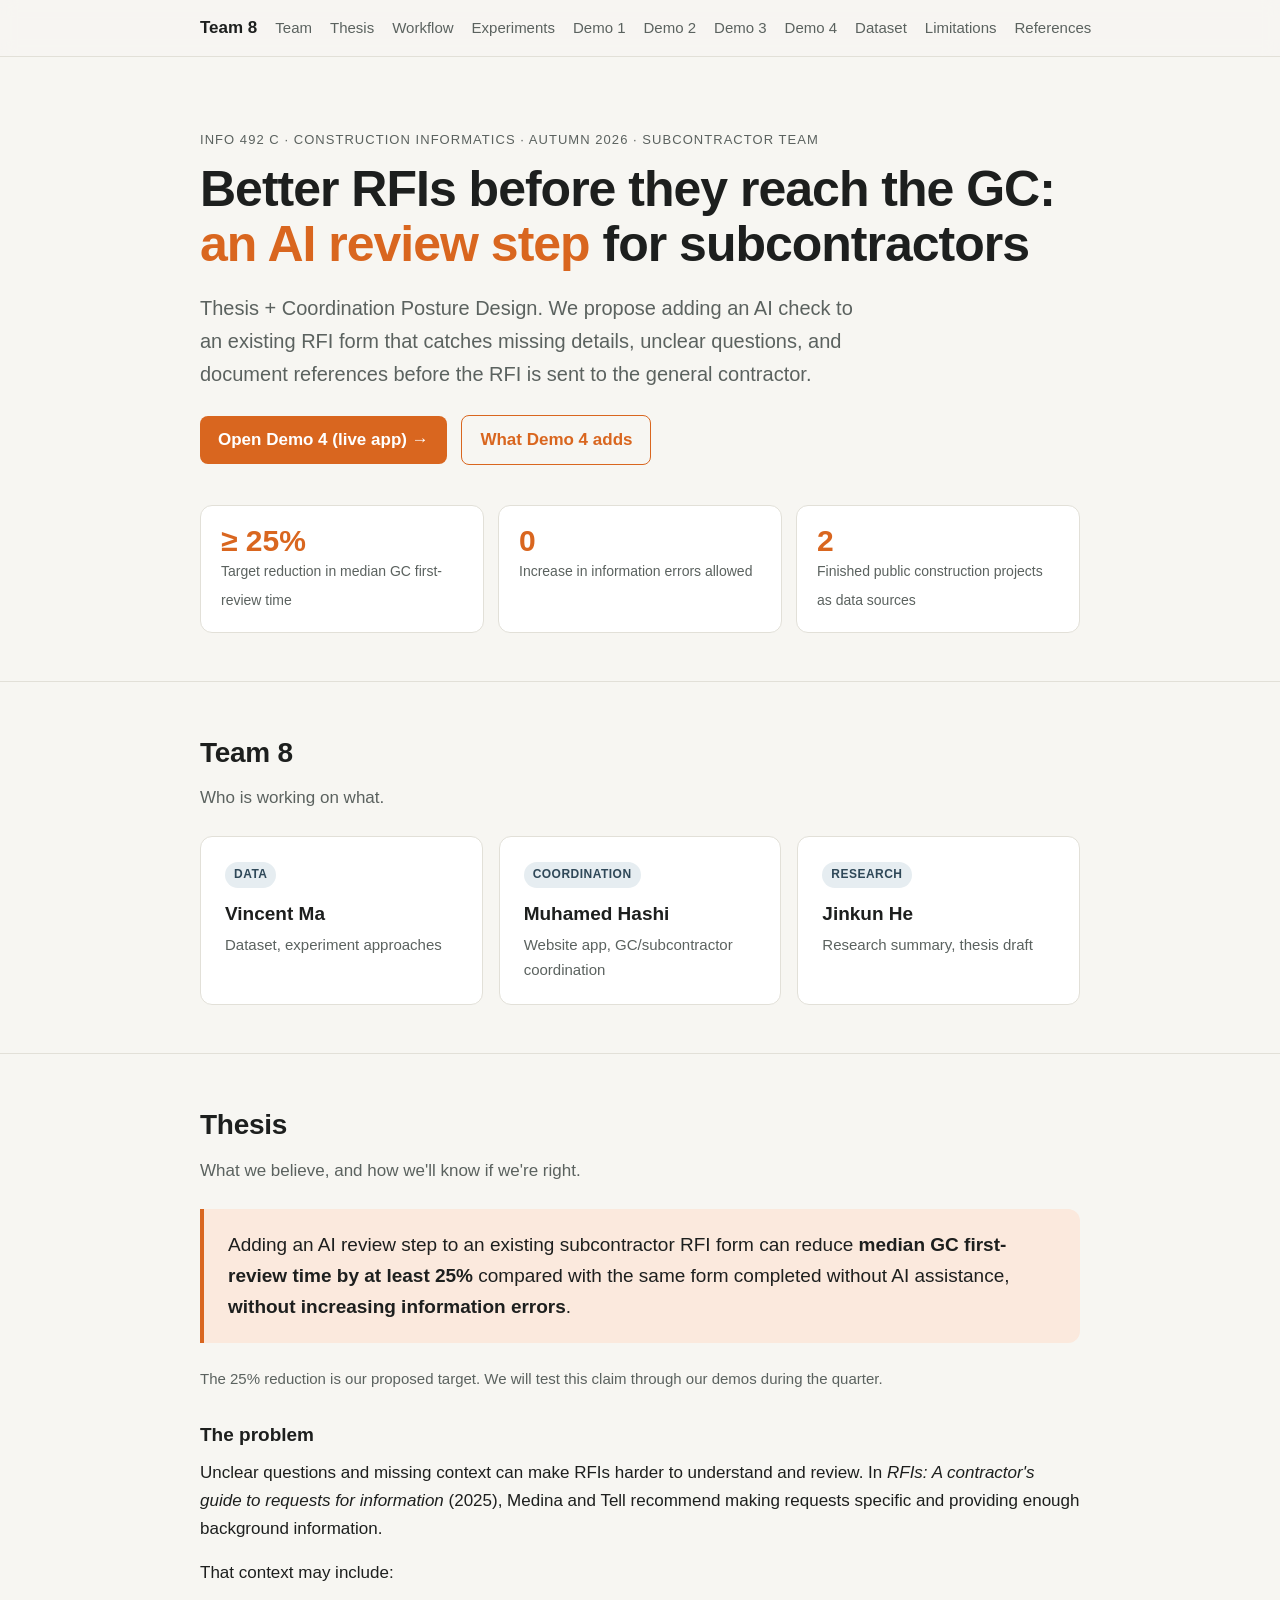
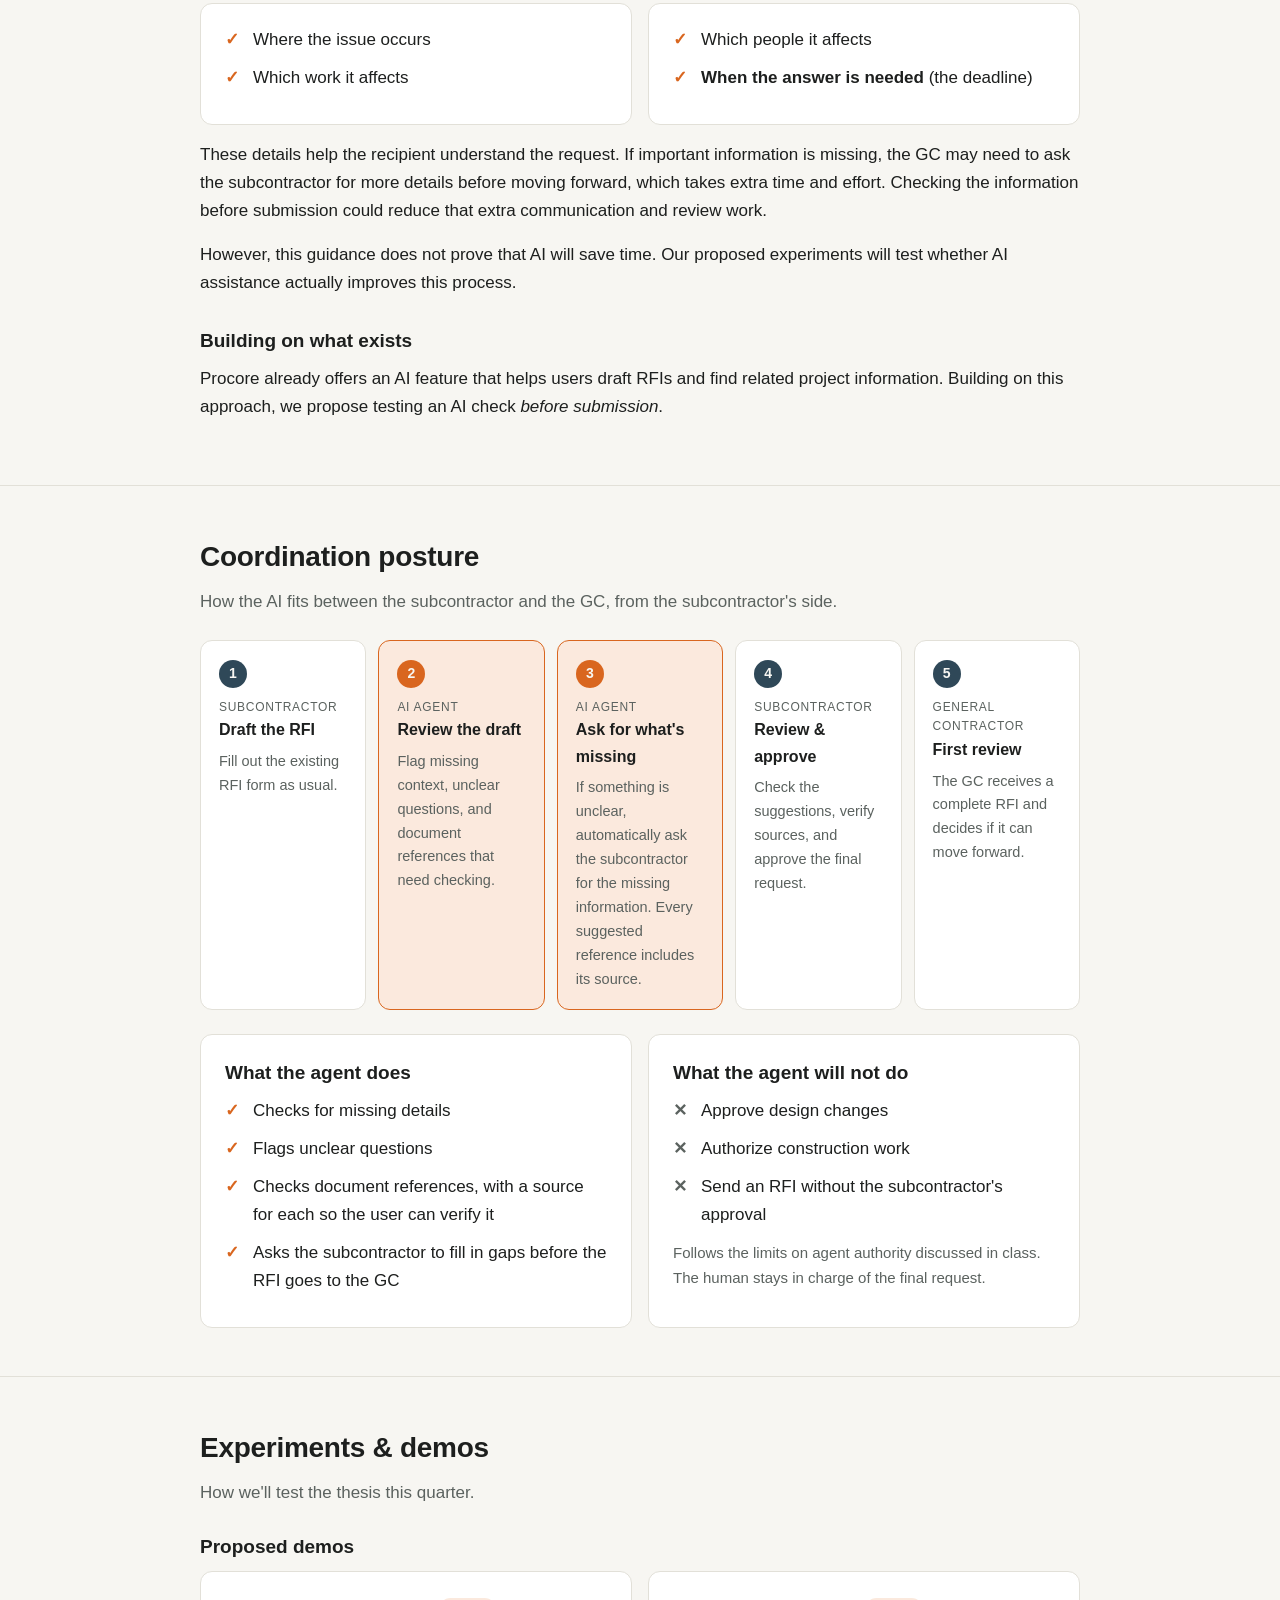
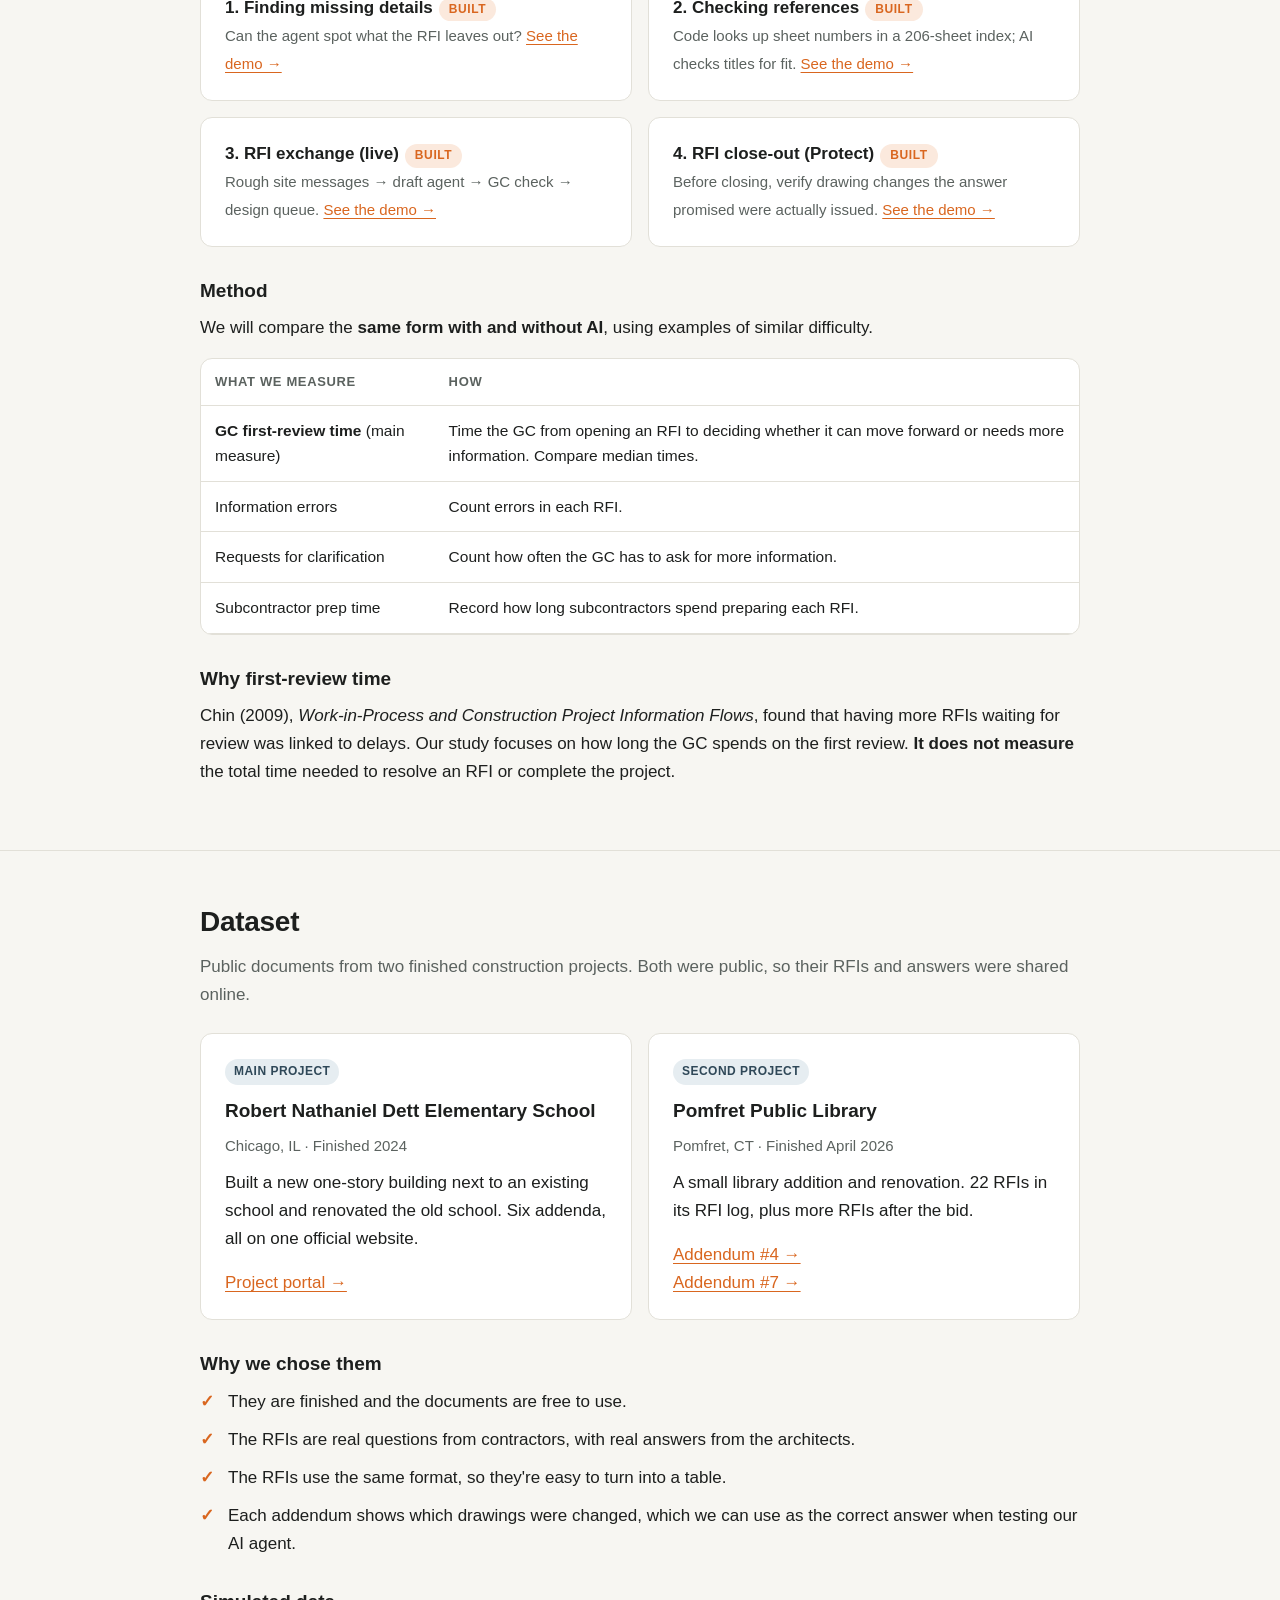
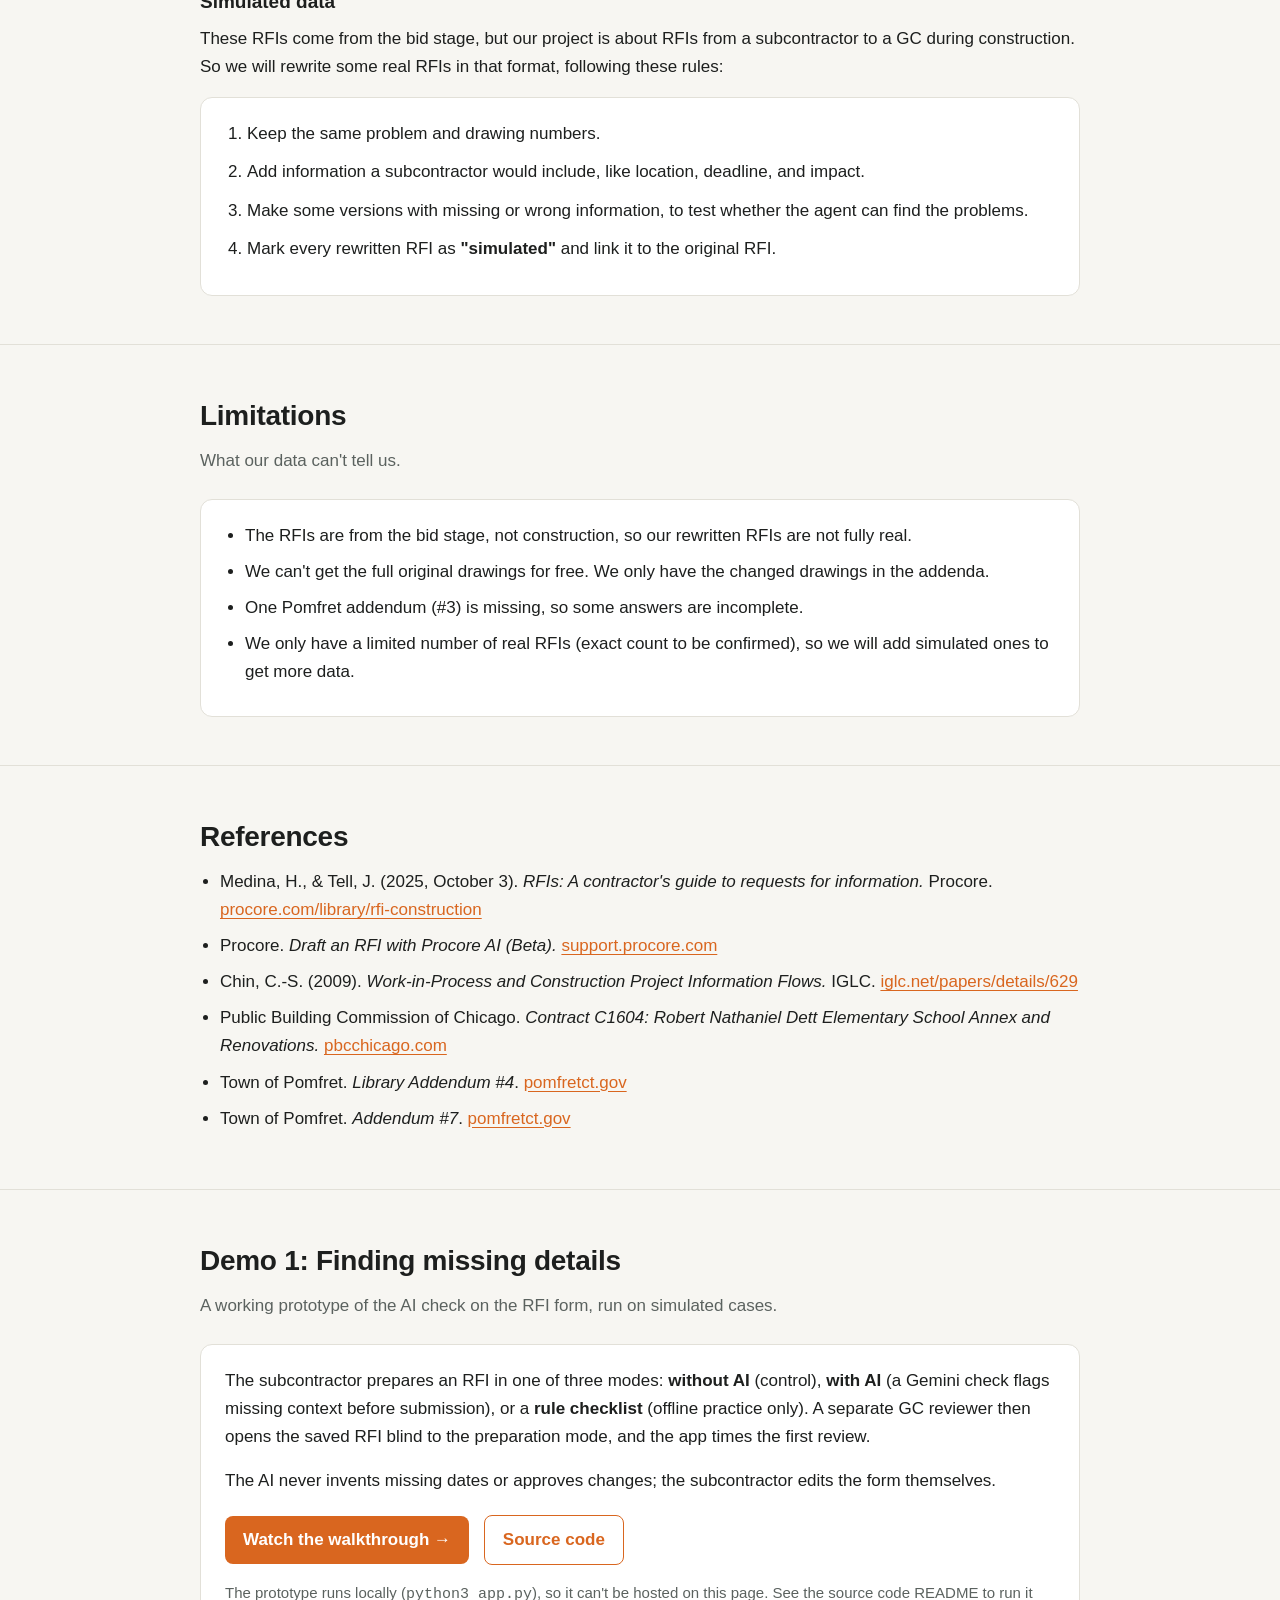
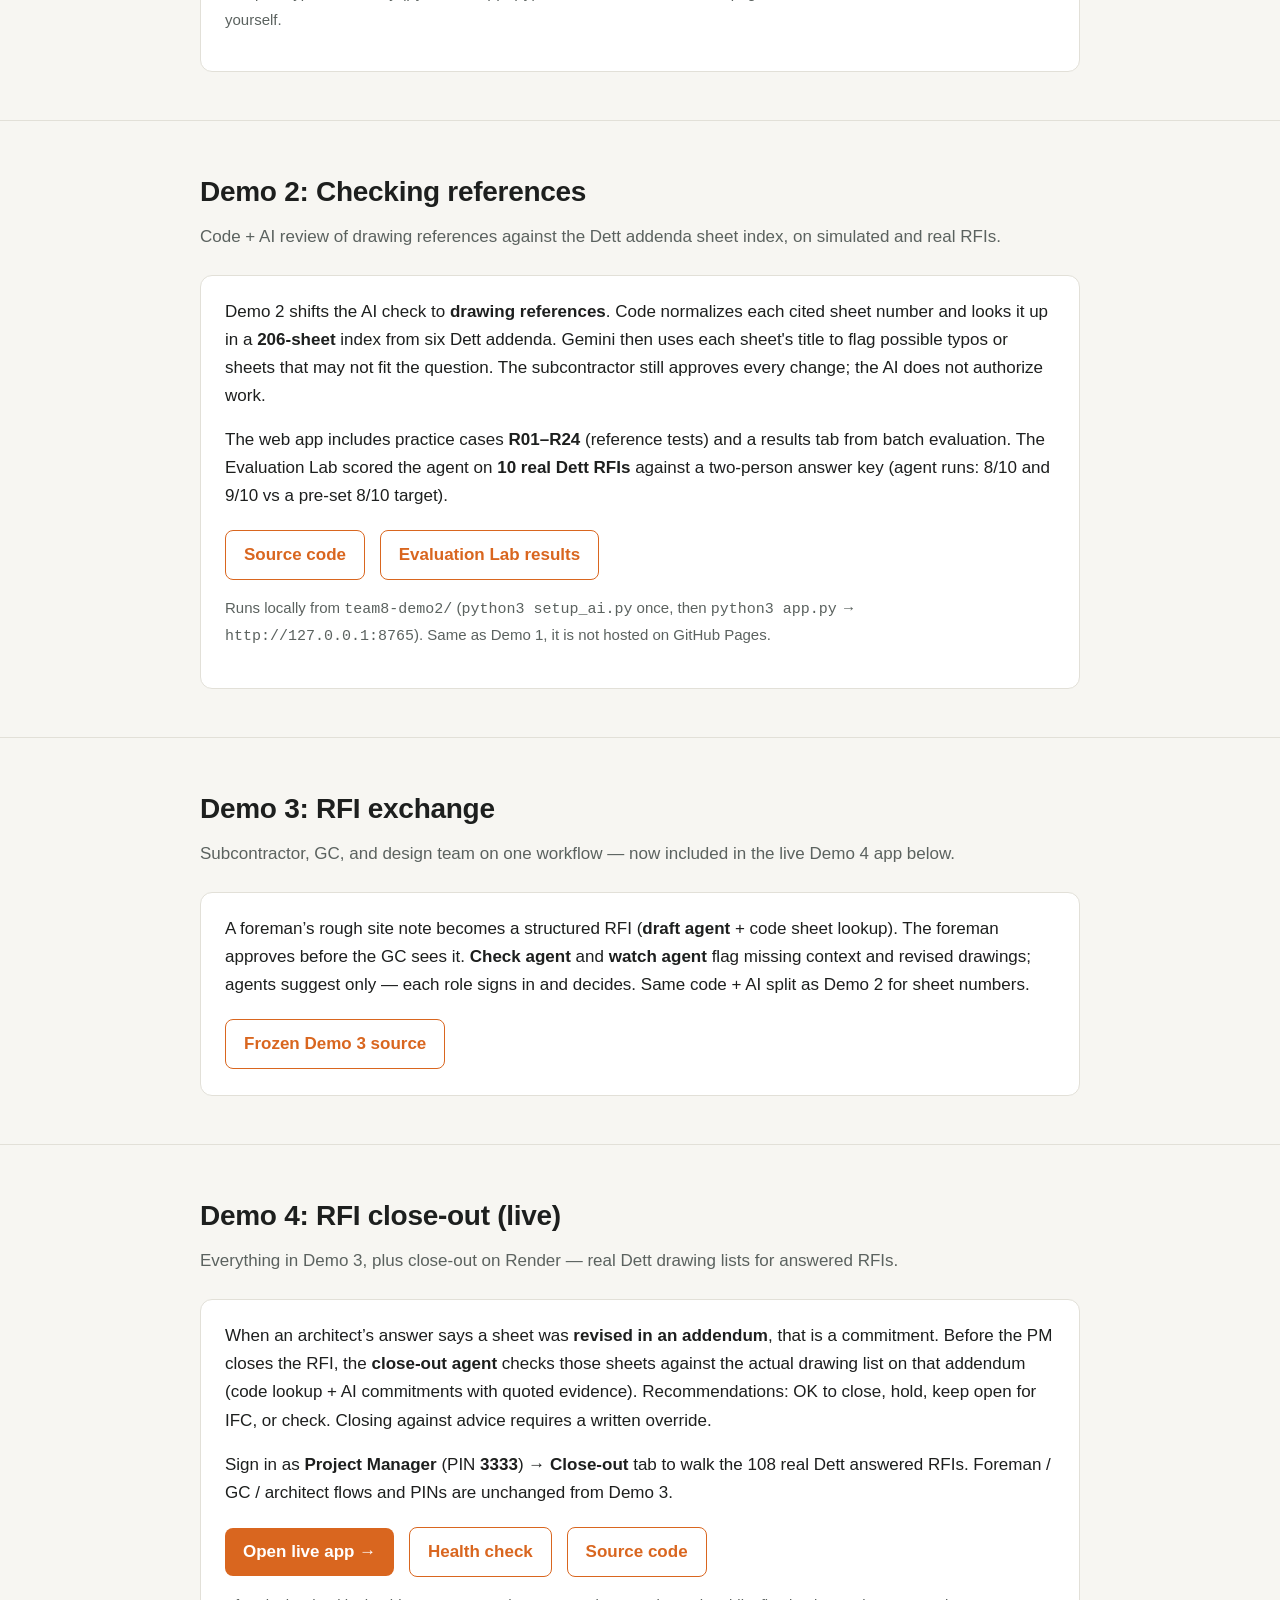
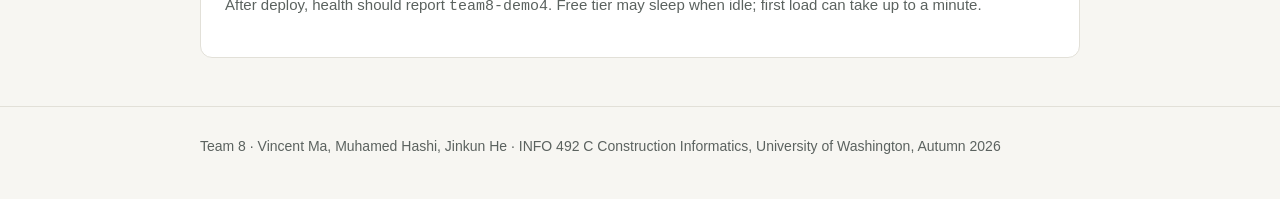
<file: index.html>
<!doctype html>
<html lang="en">
<head>
<meta charset="utf-8">
<meta name="viewport" content="width=device-width, initial-scale=1">
<title>Team 8 · AI-Checked RFIs</title>
<meta name="description" content="INFO 492 C Team 8 — Thesis and Coordination Posture Design: an AI review step for subcontractor RFIs.">
<style>
  :root {
    --bg: #f7f6f2;
    --surface: #ffffff;
    --ink: #1d1f1e;
    --muted: #5b625f;
    --line: #e2e0d8;
    --accent: #d9661f;       /* safety orange */
    --accent-soft: #fbe9dd;
    --steel: #2f4858;
    --steel-soft: #e6edf1;
    --radius: 12px;
  }
  @media (prefers-color-scheme: dark) {
    :root {
      --bg: #141716;
      --surface: #1c201f;
      --ink: #ecebe6;
      --muted: #a3aaa6;
      --line: #2e3432;
      --accent: #f08a4b;
      --accent-soft: #3a261a;
      --steel: #9fc0d3;
      --steel-soft: #1f2b32;
    }
  }
  * { box-sizing: border-box; }
  html { scroll-behavior: smooth; }
  body {
    margin: 0;
    background: var(--bg);
    color: var(--ink);
    font: 17px/1.65 -apple-system, BlinkMacSystemFont, "Segoe UI", Roboto, Helvetica, Arial, sans-serif;
  }
  a { color: var(--accent); text-underline-offset: 3px; overflow-wrap: anywhere; }
  .wrap { max-width: 920px; margin: 0 auto; padding: 0 20px; }

  /* Nav */
  nav {
    position: sticky; top: 0; z-index: 10;
    background: color-mix(in srgb, var(--bg) 90%, transparent);
    backdrop-filter: blur(8px);
    border-bottom: 1px solid var(--line);
  }
  nav .wrap { display: flex; gap: 18px; align-items: center; height: 56px; overflow-x: auto; white-space: nowrap; }
  nav .brand { font-weight: 700; color: var(--ink); text-decoration: none; margin-right: auto; }
  nav a.link { color: var(--muted); text-decoration: none; font-size: 15px; }
  nav a.link:hover { color: var(--ink); }

  /* Hero */
  header.hero { padding: 72px 0 48px; }
  .eyebrow { font-size: 13px; letter-spacing: .08em; text-transform: uppercase; color: var(--muted); margin: 0 0 12px; }
  h1 { font-size: clamp(32px, 5.5vw, 50px); line-height: 1.1; margin: 0 0 20px; letter-spacing: -0.02em; }
  h1 span { color: var(--accent); }
  .lede { font-size: 20px; color: var(--muted); max-width: 680px; margin: 0; }
  .stat-row { display: grid; grid-template-columns: repeat(auto-fit, minmax(200px, 1fr)); gap: 14px; margin-top: 36px; }
  .stat { background: var(--surface); border: 1px solid var(--line); border-radius: var(--radius); padding: 18px 20px; }
  .stat b { display: block; font-size: 30px; line-height: 1.1; color: var(--accent); }
  .stat small { color: var(--muted); font-size: 14px; }

  /* Sections */
  section { padding: 48px 0; border-top: 1px solid var(--line); }
  h2 { font-size: 28px; margin: 0 0 8px; letter-spacing: -0.01em; }
  h3 { font-size: 19px; margin: 28px 0 8px; }
  .sub { color: var(--muted); margin: 0 0 24px; }
  p { margin: 0 0 16px; }

  .card { background: var(--surface); border: 1px solid var(--line); border-radius: var(--radius); padding: 22px 24px; }
  .grid-2 { display: grid; grid-template-columns: repeat(auto-fit, minmax(320px, 1fr)); gap: 16px; }
  @media (max-width: 420px) { .grid-2 { grid-template-columns: 1fr; } }
  .grid-3 { display: grid; grid-template-columns: repeat(auto-fit, minmax(220px, 1fr)); gap: 16px; }

  .thesis {
    background: var(--accent-soft);
    border-left: 4px solid var(--accent);
    border-radius: 0 var(--radius) var(--radius) 0;
    padding: 20px 24px; font-size: 19px; margin: 0 0 24px;
  }

  /* Team */
  .member h3 { margin: 0 0 4px; }
  .member p { margin: 0; color: var(--muted); font-size: 15px; }
  .tag { display: inline-block; font-size: 12px; font-weight: 600; letter-spacing: .04em; text-transform: uppercase;
         background: var(--steel-soft); color: var(--steel); padding: 3px 9px; border-radius: 999px; margin-bottom: 10px; }

  /* Workflow */
  .flow { display: grid; grid-template-columns: repeat(auto-fit, minmax(160px, 1fr)); gap: 12px; counter-reset: step; }
  .step { background: var(--surface); border: 1px solid var(--line); border-radius: var(--radius); padding: 18px; position: relative; }
  .step::before { counter-increment: step; content: counter(step);
    display: inline-grid; place-items: center; width: 28px; height: 28px; border-radius: 50%;
    background: var(--steel); color: var(--bg); font-weight: 700; font-size: 14px; margin-bottom: 10px; }
  .step.ai { border-color: var(--accent); background: var(--accent-soft); }
  .step.ai::before { background: var(--accent); }
  .step h4 { margin: 0 0 6px; font-size: 16px; }
  .step p { margin: 0; font-size: 14.5px; color: var(--muted); }
  .who { font-size: 12px; text-transform: uppercase; letter-spacing: .06em; color: var(--muted); }

  ul.clean { padding-left: 20px; margin: 0; }
  ul.clean li { margin-bottom: 8px; }
  .checks { list-style: none; padding: 0; margin: 0; }
  .checks li { padding-left: 28px; position: relative; margin-bottom: 10px; }
  .checks li::before { content: "✓"; position: absolute; left: 0; color: var(--accent); font-weight: 700; }
  .nos li::before { content: "✕"; color: var(--muted); }

  table { width: 100%; border-collapse: collapse; font-size: 15.5px; }
  th, td { text-align: left; padding: 12px 14px; border-bottom: 1px solid var(--line); vertical-align: top; }
  th { font-size: 13px; text-transform: uppercase; letter-spacing: .05em; color: var(--muted); font-weight: 600; }
  .table-wrap { overflow-x: auto; background: var(--surface); border: 1px solid var(--line); border-radius: var(--radius); }

  ol.rules { padding-left: 22px; margin: 0; }
  ol.rules li { margin-bottom: 10px; }

  .note { font-size: 15px; color: var(--muted); }
  .refs li { margin-bottom: 14px; }

  .btn { display: inline-block; background: var(--accent); color: #fff; font-weight: 600; text-decoration: none; padding: 10px 18px; border-radius: 8px; margin: 4px 10px 4px 0; }
  .btn.ghost { background: transparent; color: var(--accent); border: 1px solid var(--accent); }
  .badge { display: inline-block; font-size: 12px; font-weight: 700; letter-spacing: .05em; text-transform: uppercase; color: var(--accent); background: var(--accent-soft); border-radius: 999px; padding: 2px 10px; margin-left: 6px; }

  footer { border-top: 1px solid var(--line); padding: 28px 0 48px; color: var(--muted); font-size: 14px; }
</style>
</head>
<body>

<nav>
  <div class="wrap">
    <a class="brand" href="#top">Team 8</a>
    <a class="link" href="#team">Team</a>
    <a class="link" href="#thesis">Thesis</a>
    <a class="link" href="#workflow">Workflow</a>
    <a class="link" href="#experiments">Experiments</a>
    <a class="link" href="#demo1">Demo 1</a>
    <a class="link" href="#demo2">Demo 2</a>
    <a class="link" href="#demo3">Demo 3</a>
    <a class="link" href="#demo4">Demo 4</a>
    <a class="link" href="#dataset">Dataset</a>
    <a class="link" href="#limitations">Limitations</a>
    <a class="link" href="#references">References</a>
  </div>
</nav>

<header class="hero" id="top">
  <div class="wrap">
    <p class="eyebrow">INFO 492 C · Construction Informatics · Autumn 2026 · Subcontractor team</p>
    <h1>Better RFIs before they reach the GC: <span>an AI review step</span> for subcontractors</h1>
    <p class="lede">Thesis + Coordination Posture Design. We propose adding an AI check to an existing RFI form that catches missing details, unclear questions, and document references before the RFI is sent to the general contractor.</p>
    <p style="margin-top:20px">
      <a class="btn" href="https://info492-team-8.onrender.com" target="_blank" rel="noopener">Open Demo 4 (live app) →</a>
      <a class="btn ghost" href="#demo4">What Demo 4 adds</a>
    </p>
    <div class="stat-row">
      <div class="stat"><b>≥ 25%</b><small>Target reduction in median GC first-review time</small></div>
      <div class="stat"><b>0</b><small>Increase in information errors allowed</small></div>
      <div class="stat"><b>2</b><small>Finished public construction projects as data sources</small></div>
    </div>
  </div>
</header>

<main>

<section id="team">
  <div class="wrap">
    <h2>Team 8</h2>
    <p class="sub">Who is working on what.</p>
    <div class="grid-3">
      <div class="card member">
        <span class="tag">Data</span>
        <h3>Vincent Ma</h3>
        <p>Dataset, experiment approaches</p>
      </div>
      <div class="card member">
        <span class="tag">Coordination</span>
        <h3>Muhamed Hashi</h3>
        <p>Website app, GC/subcontractor coordination</p>
      </div>
      <div class="card member">
        <span class="tag">Research</span>
        <h3>Jinkun He</h3>
        <p>Research summary, thesis draft</p>
      </div>
    </div>
  </div>
</section>

<section id="thesis">
  <div class="wrap">
    <h2>Thesis</h2>
    <p class="sub">What we believe, and how we'll know if we're right.</p>

    <div class="thesis">
      Adding an AI review step to an existing subcontractor RFI form can reduce <strong>median GC first-review time by at least 25%</strong> compared with the same form completed without AI assistance, <strong>without increasing information errors</strong>.
    </div>
    <p class="note">The 25% reduction is our proposed target. We will test this claim through our demos during the quarter.</p>

    <h3>The problem</h3>
    <p>Unclear questions and missing context can make RFIs harder to understand and review. In <em>RFIs: A contractor's guide to requests for information</em> (2025), Medina and Tell recommend making requests specific and providing enough background information.</p>
    <p>That context may include:</p>
    <div class="grid-2" style="margin-bottom:16px">
      <div class="card">
        <ul class="checks">
          <li>Where the issue occurs</li>
          <li>Which work it affects</li>
        </ul>
      </div>
      <div class="card">
        <ul class="checks">
          <li>Which people it affects</li>
          <li><strong>When the answer is needed</strong> (the deadline)</li>
        </ul>
      </div>
    </div>
    <p>These details help the recipient understand the request. If important information is missing, the GC may need to ask the subcontractor for more details before moving forward, which takes extra time and effort. Checking the information before submission could reduce that extra communication and review work.</p>
    <p>However, this guidance does not prove that AI will save time. Our proposed experiments will test whether AI assistance actually improves this process.</p>

    <h3>Building on what exists</h3>
    <p>Procore already offers an AI feature that helps users draft RFIs and find related project information. Building on this approach, we propose testing an AI check <em>before submission</em>.</p>
  </div>
</section>

<section id="workflow">
  <div class="wrap">
    <h2>Coordination posture</h2>
    <p class="sub">How the AI fits between the subcontractor and the GC, from the subcontractor's side.</p>

    <div class="flow">
      <div class="step">
        <div class="who">Subcontractor</div>
        <h4>Draft the RFI</h4>
        <p>Fill out the existing RFI form as usual.</p>
      </div>
      <div class="step ai">
        <div class="who">AI agent</div>
        <h4>Review the draft</h4>
        <p>Flag missing context, unclear questions, and document references that need checking.</p>
      </div>
      <div class="step ai">
        <div class="who">AI agent</div>
        <h4>Ask for what's missing</h4>
        <p>If something is unclear, automatically ask the subcontractor for the missing information. Every suggested reference includes its source.</p>
      </div>
      <div class="step">
        <div class="who">Subcontractor</div>
        <h4>Review &amp; approve</h4>
        <p>Check the suggestions, verify sources, and approve the final request.</p>
      </div>
      <div class="step">
        <div class="who">General contractor</div>
        <h4>First review</h4>
        <p>The GC receives a complete RFI and decides if it can move forward.</p>
      </div>
    </div>

    <div class="grid-2" style="margin-top:24px">
      <div class="card">
        <h3 style="margin-top:0">What the agent does</h3>
        <ul class="checks">
          <li>Checks for missing details</li>
          <li>Flags unclear questions</li>
          <li>Checks document references, with a source for each so the user can verify it</li>
          <li>Asks the subcontractor to fill in gaps before the RFI goes to the GC</li>
        </ul>
      </div>
      <div class="card">
        <h3 style="margin-top:0">What the agent will not do</h3>
        <ul class="checks nos">
          <li>Approve design changes</li>
          <li>Authorize construction work</li>
          <li>Send an RFI without the subcontractor's approval</li>
        </ul>
        <p class="note" style="margin:12px 0 0">Follows the limits on agent authority discussed in class. The human stays in charge of the final request.</p>
      </div>
    </div>
  </div>
</section>

<section id="experiments">
  <div class="wrap">
    <h2>Experiments &amp; demos</h2>
    <p class="sub">How we'll test the thesis this quarter.</p>

    <h3 style="margin-top:0">Proposed demos</h3>
    <div class="grid-2" style="margin-bottom:24px">
      <div class="card"><strong>1. Finding missing details</strong><span class="badge">Built</span><br><span class="note">Can the agent spot what the RFI leaves out? <a href="#demo1">See the demo →</a></span></div>
      <div class="card"><strong>2. Checking references</strong><span class="badge">Built</span><br><span class="note">Code looks up sheet numbers in a 206-sheet index; AI checks titles for fit. <a href="#demo2">See the demo →</a></span></div>
      <div class="card"><strong>3. RFI exchange (live)</strong><span class="badge">Built</span><br><span class="note">Rough site messages → draft agent → GC check → design queue. <a href="#demo3">See the demo →</a></span></div>
      <div class="card"><strong>4. RFI close-out (Protect)</strong><span class="badge">Built</span><br><span class="note">Before closing, verify drawing changes the answer promised were actually issued. <a href="#demo4">See the demo →</a></span></div>
    </div>

    <h3>Method</h3>
    <p>We will compare the <strong>same form with and without AI</strong>, using examples of similar difficulty.</p>
    <div class="table-wrap">
      <table>
        <thead><tr><th>What we measure</th><th>How</th></tr></thead>
        <tbody>
          <tr><td><strong>GC first-review time</strong> (main measure)</td><td>Time the GC from opening an RFI to deciding whether it can move forward or needs more information. Compare median times.</td></tr>
          <tr><td>Information errors</td><td>Count errors in each RFI.</td></tr>
          <tr><td>Requests for clarification</td><td>Count how often the GC has to ask for more information.</td></tr>
          <tr><td>Subcontractor prep time</td><td>Record how long subcontractors spend preparing each RFI.</td></tr>
        </tbody>
      </table>
    </div>

    <h3>Why first-review time</h3>
    <p>Chin (2009), <em>Work-in-Process and Construction Project Information Flows</em>, found that having more RFIs waiting for review was linked to delays. Our study focuses on how long the GC spends on the first review. <strong>It does not measure</strong> the total time needed to resolve an RFI or complete the project.</p>
  </div>
</section>

<section id="dataset">
  <div class="wrap">
    <h2>Dataset</h2>
    <p class="sub">Public documents from two finished construction projects. Both were public, so their RFIs and answers were shared online.</p>

    <div class="grid-2">
      <div class="card">
        <span class="tag">Main project</span>
        <h3 style="margin-top:0">Robert Nathaniel Dett Elementary School</h3>
        <p class="note" style="margin-bottom:10px">Chicago, IL · Finished 2024</p>
        <p>Built a new one-story building next to an existing school and renovated the old school. Six addenda, all on one official website.</p>
        <a href="https://pbcchicago.com/opportunities/advertisement-for-bids-contract-c1604-robert-nathaniel-dett-elementary-school-annex-and-renovations/" target="_blank" rel="noopener">Project portal →</a>
      </div>
      <div class="card">
        <span class="tag">Second project</span>
        <h3 style="margin-top:0">Pomfret Public Library</h3>
        <p class="note" style="margin-bottom:10px">Pomfret, CT · Finished April 2026</p>
        <p>A small library addition and renovation. 22 RFIs in its RFI log, plus more RFIs after the bid.</p>
        <a href="https://www.pomfretct.gov/board-of-selectmen/files/addendum-4-library" target="_blank" rel="noopener">Addendum #4 →</a><br>
        <a href="https://www.pomfretct.gov/first-selectmans-office/files/addendum-7" target="_blank" rel="noopener">Addendum #7 →</a>
      </div>
    </div>

    <h3>Why we chose them</h3>
    <ul class="checks">
      <li>They are finished and the documents are free to use.</li>
      <li>The RFIs are real questions from contractors, with real answers from the architects.</li>
      <li>The RFIs use the same format, so they're easy to turn into a table.</li>
      <li>Each addendum shows which drawings were changed, which we can use as the correct answer when testing our AI agent.</li>
    </ul>

    <h3>Simulated data</h3>
    <p>These RFIs come from the bid stage, but our project is about RFIs from a subcontractor to a GC during construction. So we will rewrite some real RFIs in that format, following these rules:</p>
    <div class="card">
      <ol class="rules">
        <li>Keep the same problem and drawing numbers.</li>
        <li>Add information a subcontractor would include, like location, deadline, and impact.</li>
        <li>Make some versions with missing or wrong information, to test whether the agent can find the problems.</li>
        <li>Mark every rewritten RFI as <strong>"simulated"</strong> and link it to the original RFI.</li>
      </ol>
    </div>
  </div>
</section>

<section id="limitations">
  <div class="wrap">
    <h2>Limitations</h2>
    <p class="sub">What our data can't tell us.</p>
    <div class="card">
      <ul class="clean">
        <li>The RFIs are from the bid stage, not construction, so our rewritten RFIs are not fully real.</li>
        <li>We can't get the full original drawings for free. We only have the changed drawings in the addenda.</li>
        <li>One Pomfret addendum (#3) is missing, so some answers are incomplete.</li>
        <li>We only have a limited number of real RFIs (exact count to be confirmed), so we will add simulated ones to get more data.</li>
      </ul>
    </div>
  </div>
</section>

<section id="references">
  <div class="wrap">
    <h2>References</h2>
    <ul class="clean refs">
      <li>Medina, H., &amp; Tell, J. (2025, October 3). <em>RFIs: A contractor's guide to requests for information.</em> Procore. <a href="https://www.procore.com/library/rfi-construction" target="_blank" rel="noopener">procore.com/library/rfi-construction</a></li>
      <li>Procore. <em>Draft an RFI with Procore AI (Beta).</em> <a href="https://support.procore.com/products/online/user-guide/project-level/rfi/tutorials/draft-an-rfi-with-assist" target="_blank" rel="noopener">support.procore.com</a></li>
      <li>Chin, C.-S. (2009). <em>Work-in-Process and Construction Project Information Flows.</em> IGLC. <a href="https://www.iglc.net/papers/details/629" target="_blank" rel="noopener">iglc.net/papers/details/629</a></li>
      <li>Public Building Commission of Chicago. <em>Contract C1604: Robert Nathaniel Dett Elementary School Annex and Renovations.</em> <a href="https://pbcchicago.com/opportunities/advertisement-for-bids-contract-c1604-robert-nathaniel-dett-elementary-school-annex-and-renovations/" target="_blank" rel="noopener">pbcchicago.com</a></li>
      <li>Town of Pomfret. <em>Library Addendum #4</em>. <a href="https://www.pomfretct.gov/board-of-selectmen/files/addendum-4-library" target="_blank" rel="noopener">pomfretct.gov</a></li>
      <li>Town of Pomfret. <em>Addendum #7</em>. <a href="https://www.pomfretct.gov/first-selectmans-office/files/addendum-7" target="_blank" rel="noopener">pomfretct.gov</a></li>
    </ul>
  </div>
</section>

<section id="demo1">
  <div class="wrap">
    <h2>Demo 1: Finding missing details</h2>
    <p class="sub">A working prototype of the AI check on the RFI form, run on simulated cases.</p>
    <div class="card">
      <p>The subcontractor prepares an RFI in one of three modes: <strong>without AI</strong> (control), <strong>with AI</strong> (a Gemini check flags missing context before submission), or a <strong>rule checklist</strong> (offline practice only). A separate GC reviewer then opens the saved RFI blind to the preparation mode, and the app times the first review.</p>
      <p>The AI never invents missing dates or approves changes; the subcontractor edits the form themselves.</p>
      <a class="btn" href="https://drive.google.com/file/d/11RGZqIJ1yb2L3xoIxJx7TbI50uIYtSJL/view" target="_blank" rel="noopener">Watch the walkthrough →</a>
      <a class="btn ghost" href="https://github.com/muhamed-hashi/INFO492-Team-8/tree/main/team8-demo1" target="_blank" rel="noopener">Source code</a>
      <p class="note" style="margin-top:12px">The prototype runs locally (<code>python3 app.py</code>), so it can't be hosted on this page. See the source code README to run it yourself.</p>
    </div>
  </div>
</section>

<section id="demo2">
  <div class="wrap">
    <h2>Demo 2: Checking references</h2>
    <p class="sub">Code + AI review of drawing references against the Dett addenda sheet index, on simulated and real RFIs.</p>
    <div class="card">
      <p>Demo 2 shifts the AI check to <strong>drawing references</strong>. Code normalizes each cited sheet number and looks it up in a <strong>206-sheet</strong> index from six Dett addenda. Gemini then uses each sheet's title to flag possible typos or sheets that may not fit the question. The subcontractor still approves every change; the AI does not authorize work.</p>
      <p>The web app includes practice cases <strong>R01–R24</strong> (reference tests) and a results tab from batch evaluation. The Evaluation Lab scored the agent on <strong>10 real Dett RFIs</strong> against a two-person answer key (agent runs: 8/10 and 9/10 vs a pre-set 8/10 target).</p>
      <a class="btn ghost" href="https://github.com/muhamed-hashi/INFO492-Team-8/tree/main/team8-demo2" target="_blank" rel="noopener">Source code</a>
      <a class="btn ghost" href="https://github.com/muhamed-hashi/INFO492-Team-8/blob/main/team8-demo2/eval/RESULTS.md" target="_blank" rel="noopener">Evaluation Lab results</a>
      <p class="note" style="margin-top:12px">Runs locally from <code>team8-demo2/</code> (<code>python3 setup_ai.py</code> once, then <code>python3 app.py</code> → <code>http://127.0.0.1:8765</code>). Same as Demo 1, it is not hosted on GitHub Pages.</p>
    </div>
  </div>
</section>

<section id="demo3">
  <div class="wrap">
    <h2>Demo 3: RFI exchange</h2>
    <p class="sub">Subcontractor, GC, and design team on one workflow — now included in the live Demo 4 app below.</p>
    <div class="card">
      <p>A foreman’s rough site note becomes a structured RFI (<strong>draft agent</strong> + code sheet lookup). The foreman approves before the GC sees it. <strong>Check agent</strong> and <strong>watch agent</strong> flag missing context and revised drawings; agents suggest only — each role signs in and decides. Same code + AI split as Demo 2 for sheet numbers.</p>
      <a class="btn ghost" href="https://github.com/muhamed-hashi/INFO492-Team-8/tree/main/INFO492%20team8%20Demo3" target="_blank" rel="noopener">Frozen Demo 3 source</a>
    </div>
  </div>
</section>

<section id="demo4">
  <div class="wrap">
    <h2>Demo 4: RFI close-out (live)</h2>
    <p class="sub">Everything in Demo 3, plus close-out on Render — real Dett drawing lists for answered RFIs.</p>
    <div class="card">
      <p>When an architect’s answer says a sheet was <strong>revised in an addendum</strong>, that is a commitment. Before the PM closes the RFI, the <strong>close-out agent</strong> checks those sheets against the actual drawing list on that addendum (code lookup + AI commitments with quoted evidence). Recommendations: OK to close, hold, keep open for IFC, or check. Closing against advice requires a written override.</p>
      <p>Sign in as <strong>Project Manager</strong> (PIN <strong>3333</strong>) → <strong>Close-out</strong> tab to walk the 108 real Dett answered RFIs. Foreman / GC / architect flows and PINs are unchanged from Demo 3.</p>
      <a class="btn" href="https://info492-team-8.onrender.com" target="_blank" rel="noopener">Open live app →</a>
      <a class="btn ghost" href="https://info492-team-8.onrender.com/health" target="_blank" rel="noopener">Health check</a>
      <a class="btn ghost" href="https://github.com/muhamed-hashi/INFO492-Team-8/tree/main/INFO492%20team8%20Demo4" target="_blank" rel="noopener">Source code</a>
      <p class="note" style="margin-top:12px">After deploy, health should report <code>team8-demo4</code>. Free tier may sleep when idle; first load can take up to a minute.</p>
    </div>
  </div>
</section>

</main>

<footer>
  <div class="wrap">
    Team 8 · Vincent Ma, Muhamed Hashi, Jinkun He · INFO 492 C Construction Informatics, University of Washington, Autumn 2026
  </div>
</footer>

</body>
</html>
</file>
